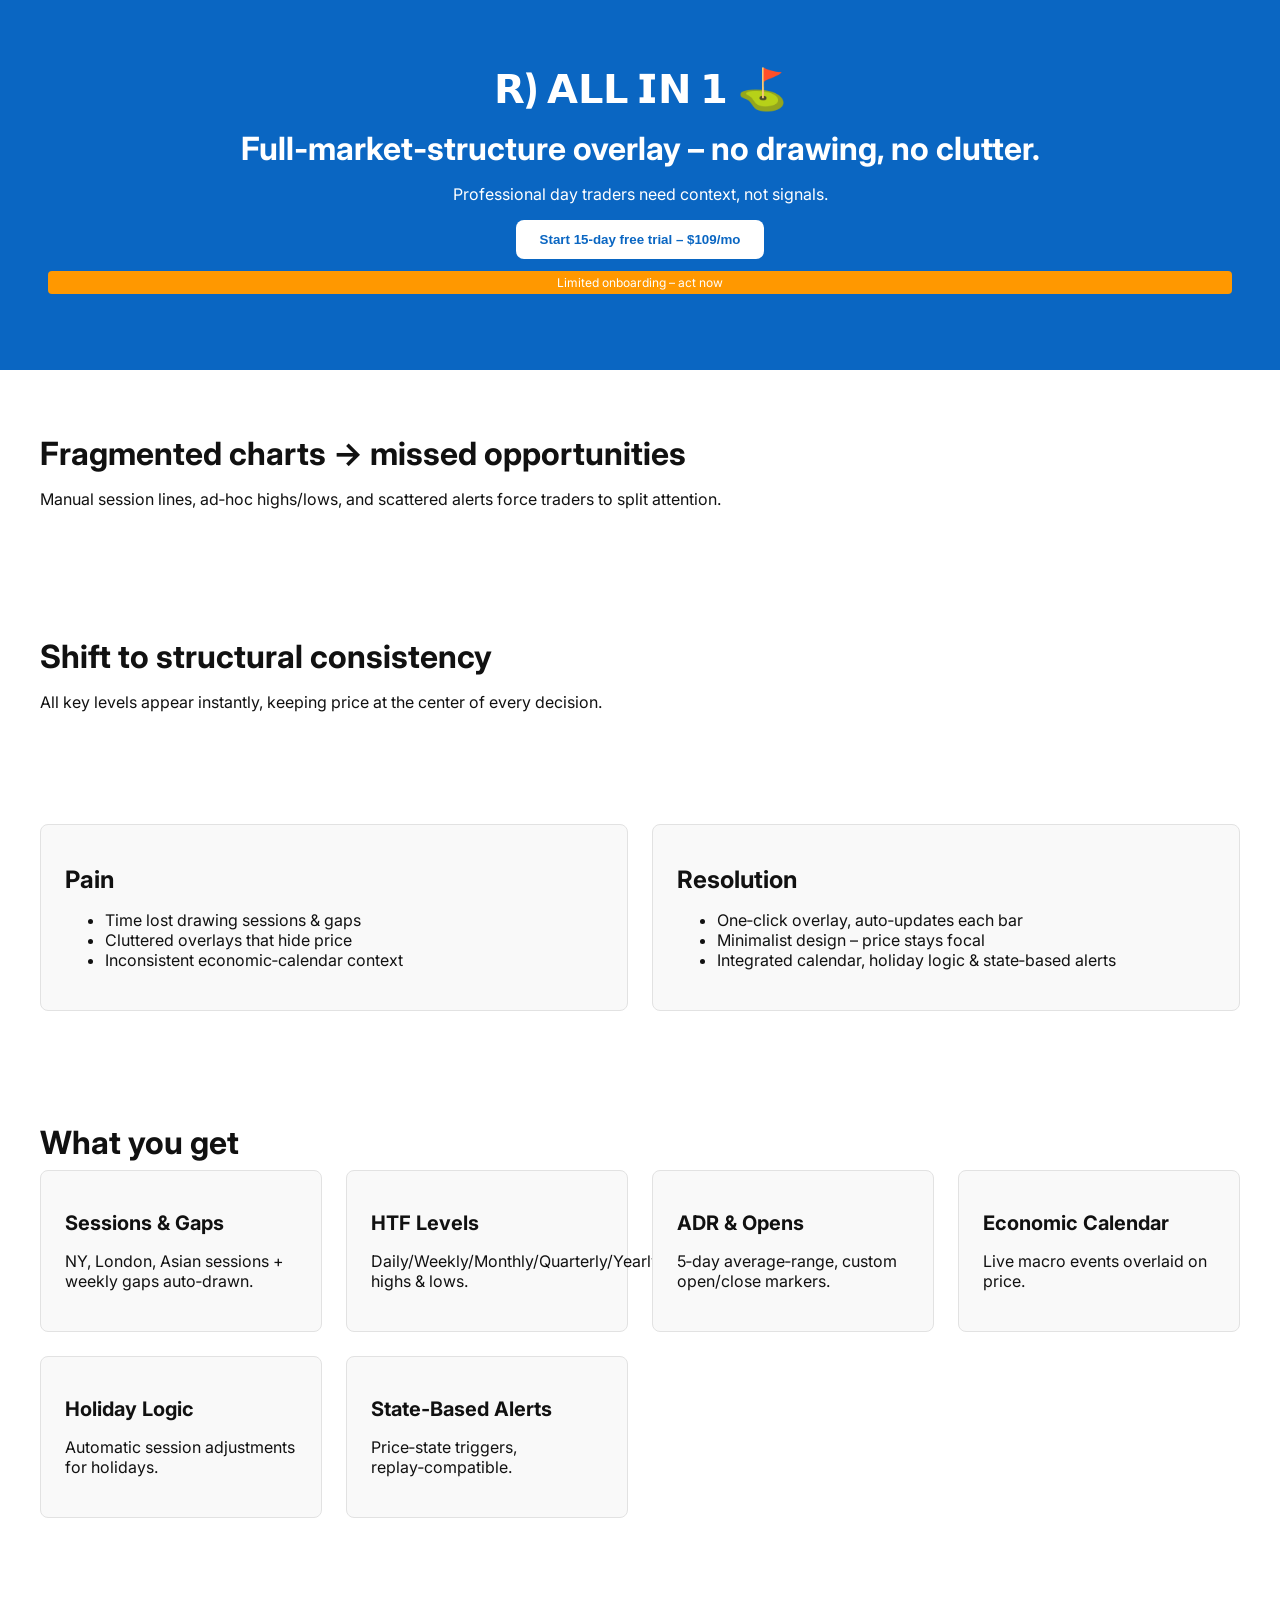
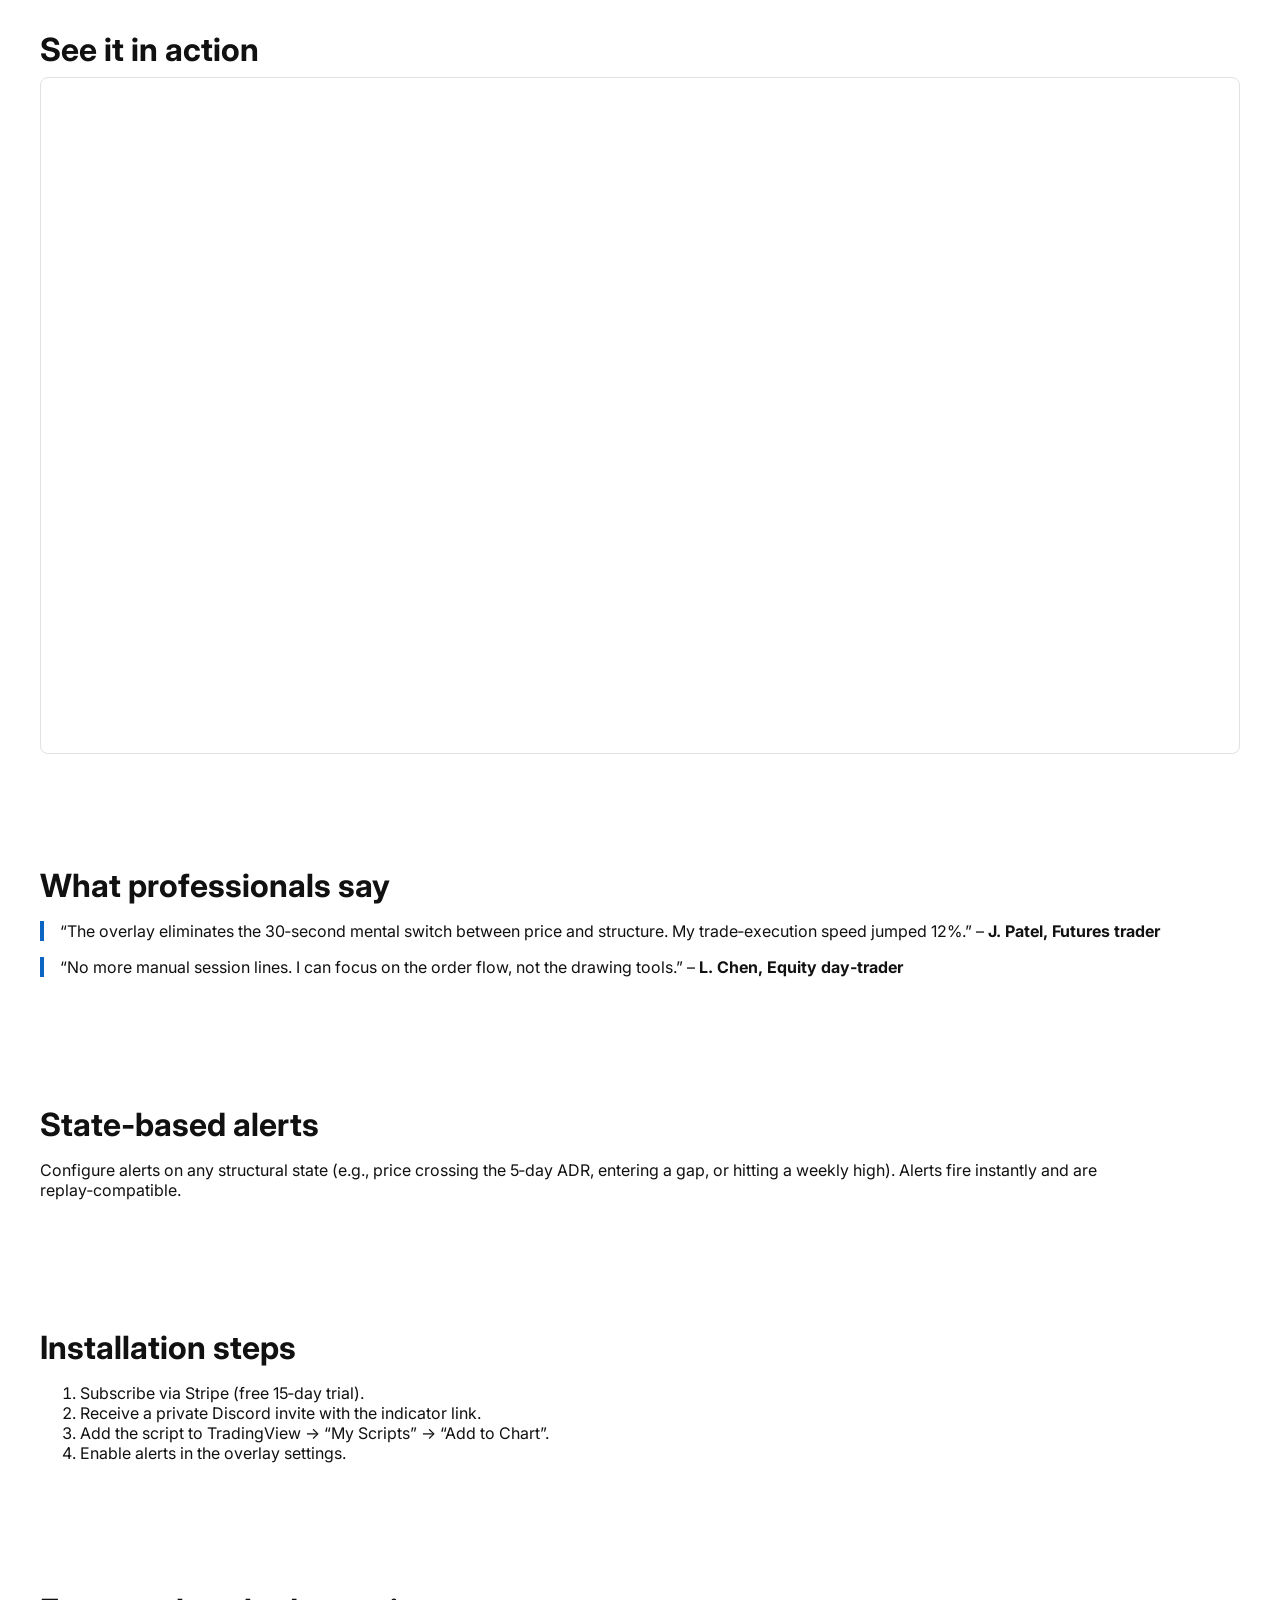
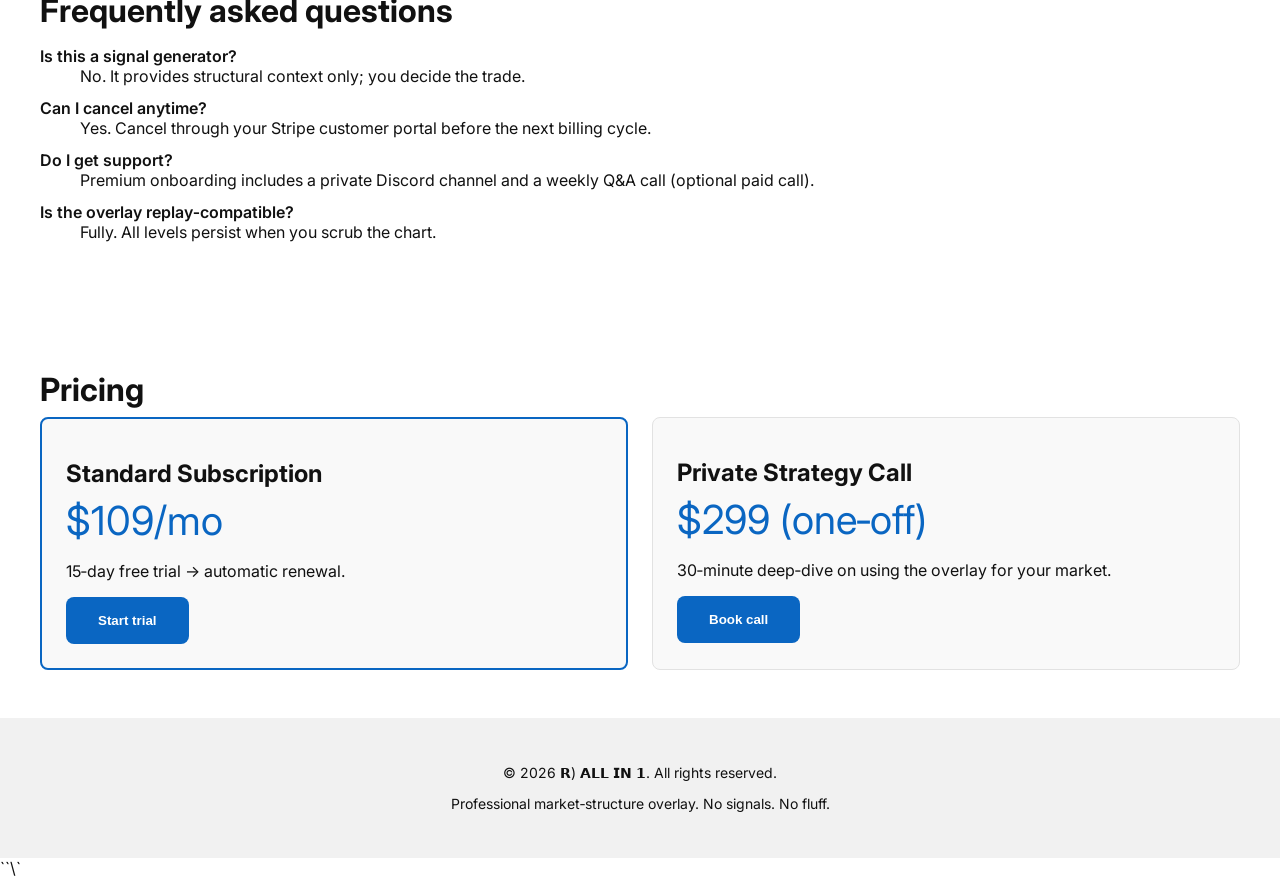
<file: Index-2.html>
<!DOCTYPE html>
<html lang="en">
<head>
<meta charset="UTF-8">
<title>𝗥) 𝗔𝗟𝗟 𝗜𝗡 𝟭 ⛳️ – Premium Market‑Structure Overlay</title>
<meta name="viewport" content="width=device-width, initial-scale=1">
<link href="https://fonts.googleapis.com/css2?family=Inter:wght@400;600;700&display=swap" rel="stylesheet">
<style>
  :root{
    --bg:#fff;--txt:#111;--accent:#0a66c2;--muted:#555;
    --card:#f9f9f9;--border:#e2e2e2;
    --radius:8px;--gap:1.5rem;--max-w:1200px;
  }
  body{font-family:'Inter',sans-serif;background:var(--bg);color:var(--txt);margin:0;padding:0;}
  a{color:var(--accent);text-decoration:none;}
  .container{max-width:var(--max-w);margin:auto;padding:0 var(--gap);}
  header,section{padding:calc(var(--gap)*2) 0;}
  h1{font-size:2.5rem;margin:0 0 .5rem;}
  h2{font-size:2rem;margin:1rem 0 .5rem;}
  h3{font-size:1.5rem;margin:1rem 0 .5rem;}
  h4{font-size:1.25rem;margin:1rem 0 .5rem;}
  h5{font-size:1rem;margin:1rem 0 .5rem;}
  h6{font-size:.875rem;margin:1rem 0 .5rem;color:var(--muted);}
  .hero{background:var(--accent);color:#fff;text-align:center;padding:4rem var(--gap);}
  .hero .cta{background:#fff;color:var(--accent);border:none;padding:.75rem 1.5rem;border-radius:var(--radius);font-weight:600;cursor:pointer;}
  .grid{display:grid;gap:var(--gap);}
  .grid-2{grid-template-columns:repeat(auto-fit,minmax(280px,1fr));}
  .card{background:var(--card);border:1px solid var(--border);border-radius:var(--radius);padding:1.5rem;}
  .cta{background:var(--accent);color:#fff;padding:1rem 2rem;border:none;border-radius:var(--radius);font-weight:600;cursor:pointer;}
  .price{font-size:2.5rem;color:var(--accent);margin:.5rem 0;}
  .badge{background:#ff9800;color:#fff;padding:.25rem .5rem;border-radius:4px;font-size:.75rem;}
  .testimonial{border-left:4px solid var(--accent);padding-left:1rem;margin:.5rem 0;}
  .faq dt{font-weight:600;margin-top:.75rem;}
  .footer{background:#f1f1f1;padding:2rem var(--gap);font-size:.875rem;text-align:center;}
  .media{position:relative;padding-top:56.25%;overflow:hidden;border-radius:var(--radius);border:1px solid var(--border);}
  .media iframe{position:absolute;top:0;left:0;width:100%;height:100%;}
</style>
</head>
<body>

<header class="hero">
  <div class="container">
    <h1>𝗥) 𝗔𝗟𝗟 𝗜𝗡 𝟭 ⛳️</h1>
    <h2>Full‑market‑structure overlay – no drawing, no clutter.</h2>
    <p>Professional day traders need context, not signals.</p>
    <button class="cta" onclick="location.href='https://buy.stripe.com/14AfZhbZR2rO7wpbX54AU0k'">
      Start 15‑day free trial – $109/mo
    </button>
    <p class="badge">Limited onboarding – act now</p>
  </div>
</header>

<section id="problem">
  <div class="container">
    <h2>Fragmented charts → missed opportunities</h2>
    <p>Manual session lines, ad‑hoc highs/lows, and scattered alerts force traders to split attention.</p>
  </div>
</section>

<section id="shift">
  <div class="container">
    <h2>Shift to structural consistency</h2>
    <p>All key levels appear instantly, keeping price at the center of every decision.</p>
  </div>
</section>

<section id="pain-resolution">
  <div class="container grid grid-2">
    <div class="card">
      <h3>Pain</h3>
      <ul>
        <li>Time lost drawing sessions & gaps</li>
        <li>Cluttered overlays that hide price</li>
        <li>Inconsistent economic‑calendar context</li>
      </ul>
    </div>
    <div class="card">
      <h3>Resolution</h3>
      <ul>
        <li>One‑click overlay, auto‑updates each bar</li>
        <li>Minimalist design – price stays focal</li>
        <li>Integrated calendar, holiday logic & state‑based alerts</li>
      </ul>
    </div>
  </div>
</section>

<section id="solution">
  <div class="container">
    <h2>What you get</h2>
    <div class="grid grid-2">
      <div class="card"><h4>Sessions & Gaps</h4><p>NY, London, Asian sessions + weekly gaps auto‑drawn.</p></div>
      <div class="card"><h4>HTF Levels</h4><p>Daily/Weekly/Monthly/Quarterly/Yearly highs & lows.</p></div>
      <div class="card"><h4>ADR & Opens</h4><p>5‑day average‑range, custom open/close markers.</p></div>
      <div class="card"><h4>Economic Calendar</h4><p>Live macro events overlaid on price.</p></div>
      <div class="card"><h4>Holiday Logic</h4><p>Automatic session adjustments for holidays.</p></div>
      <div class="card"><h4>State‑Based Alerts</h4><p>Price‑state triggers, replay‑compatible.</p></div>
    </div>
  </div>
</section>

<section id="media">
  <div class="container">
    <h2>See it in action</h2>
    <div class="media">
      <iframe src="https://www.youtube.com/embed/your-demo-video-id" frameborder="0" allowfullscreen></iframe>
    </div>
  </div>
</section>

<section id="testimonials">
  <div class="container">
    <h2>What professionals say</h2>
    <div class="testimonial">
      <p>“The overlay eliminates the 30‑second mental switch between price and structure. My trade‑execution speed jumped 12%.” – <strong>J. Patel, Futures trader</strong></p>
    </div>
    <div class="testimonial">
      <p>“No more manual session lines. I can focus on the order flow, not the drawing tools.” – <strong>L. Chen, Equity day‑trader</strong></p>
    </div>
  </div>
</section>

<section id="alerts">
  <div class="container">
    <h2>State‑based alerts</h2>
    <p>Configure alerts on any structural state (e.g., price crossing the 5‑day ADR, entering a gap, or hitting a weekly high). Alerts fire instantly and are replay‑compatible.</p>
  </div>
</section>

<section id="install">
  <div class="container">
    <h2>Installation steps</h2>
    <ol>
      <li>Subscribe via Stripe (free 15‑day trial).</li>
      <li>Receive a private Discord invite with the indicator link.</li>
      <li>Add the script to TradingView → “My Scripts” → “Add to Chart”.</li>
      <li>Enable alerts in the overlay settings.</li>
    </ol>
  </div>
</section>

<section id="faq">
  <div class="container">
    <h2>Frequently asked questions</h2>
    <dl class="faq">
      <dt>Is this a signal generator?</dt>
      <dd>No. It provides structural context only; you decide the trade.</dd>
      <dt>Can I cancel anytime?</dt>
      <dd>Yes. Cancel through your Stripe customer portal before the next billing cycle.</dd>
      <dt>Do I get support?</dt>
      <dd>Premium onboarding includes a private Discord channel and a weekly Q&A call (optional paid call).</dd>
      <dt>Is the overlay replay‑compatible?</dt>
      <dd>Fully. All levels persist when you scrub the chart.</dd>
    </dl>
  </div>
</section>

<section id="pricing">
  <div class="container">
    <h2>Pricing</h2>
    <div class="grid grid-2">
      <div class="card" style="border:2px solid var(--accent);">
        <h3>Standard Subscription</h3>
        <p class="price">$109/mo</p>
        <p>15‑day free trial → automatic renewal.</p>
        <button class="cta" onclick="location.href='https://buy.stripe.com/14AfZhbZR2rO7wpbX54AU0k'">Start trial</button>
      </div>
      <div class="card">
        <h3>Private Strategy Call</h3>
        <p class="price">$299 (one‑off)</p>
        <p>30‑minute deep‑dive on using the overlay for your market.</p>
        <button class="cta" onclick="location.href='https://buy.stripe.com/dRm7sL6Fx6I4dUNbX54AU0j'">Book call</button>
      </div>
    </div>
  </div>
</section>

<footer class="footer">
  <div class="container">
    <p>© 2026 𝗥) 𝗔𝗟𝗟 𝗜𝗡 𝟭. All rights reserved.</p>
    <p>Professional market‑structure overlay. No signals. No fluff.</p>
  </div>
</footer>

</body>
</html>
``\`
</file>
